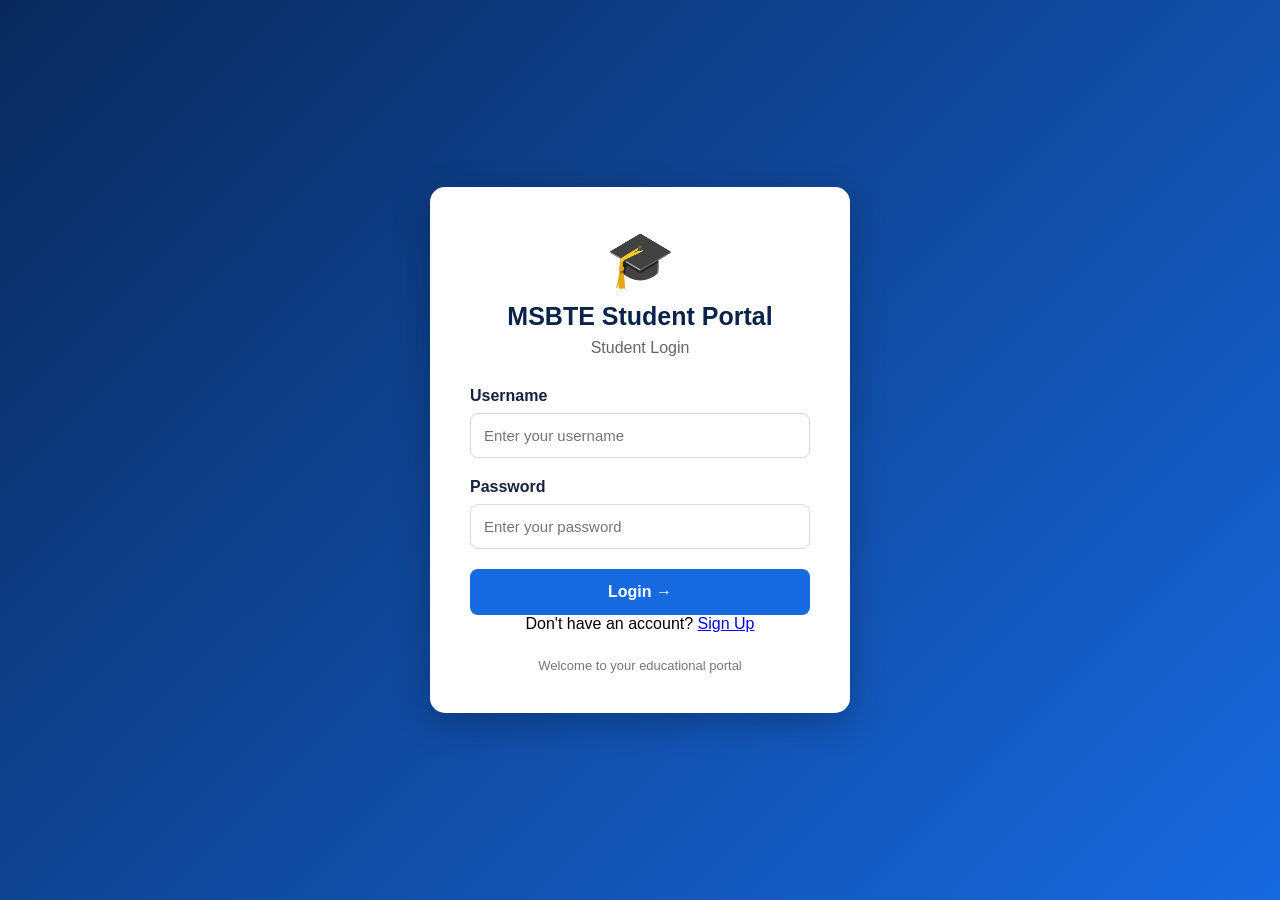
<file: index.html>
<!DOCTYPE html>
<html lang="en">
<head>
    <meta charset="UTF-8">
    <meta name="viewport" content="width=device-width, initial-scale=1.0">

    <title>Login - MSBTE Student Portal</title>

    <link rel="stylesheet" href="css/login.css">
</head>

<body>

    <div class="login-container">

        <div class="login-box">

            <div class="logo">🎓</div>

            <h1>MSBTE Student Portal</h1>

            <p class="subtitle">Student Login</p>

            <form id="loginForm">

                <div class="input-group">
                    <label for="username">Username</label>
                    <input 
                        type="text" 
                        id="username" 
                        placeholder="Enter your username"
                    >
                </div>

                <div class="input-group">
                    <label for="password">Password</label>
                    <input 
                        type="password" 
                        id="password" 
                        placeholder="Enter your password"
                    >
                </div>

                <p id="errorMessage"></p>

                <button type="submit" class="login-btn">
                    Login →
                </button>
                <div class="register-link">
    Don't have an account?
    <a href="register.html">Sign Up</a>
</div>

            </form>

            <p class="bottom-text">
                Welcome to your educational portal
            </p>

        </div>

    </div>

    <script src="js/script.js"></script>

</body>
</html>
</file>
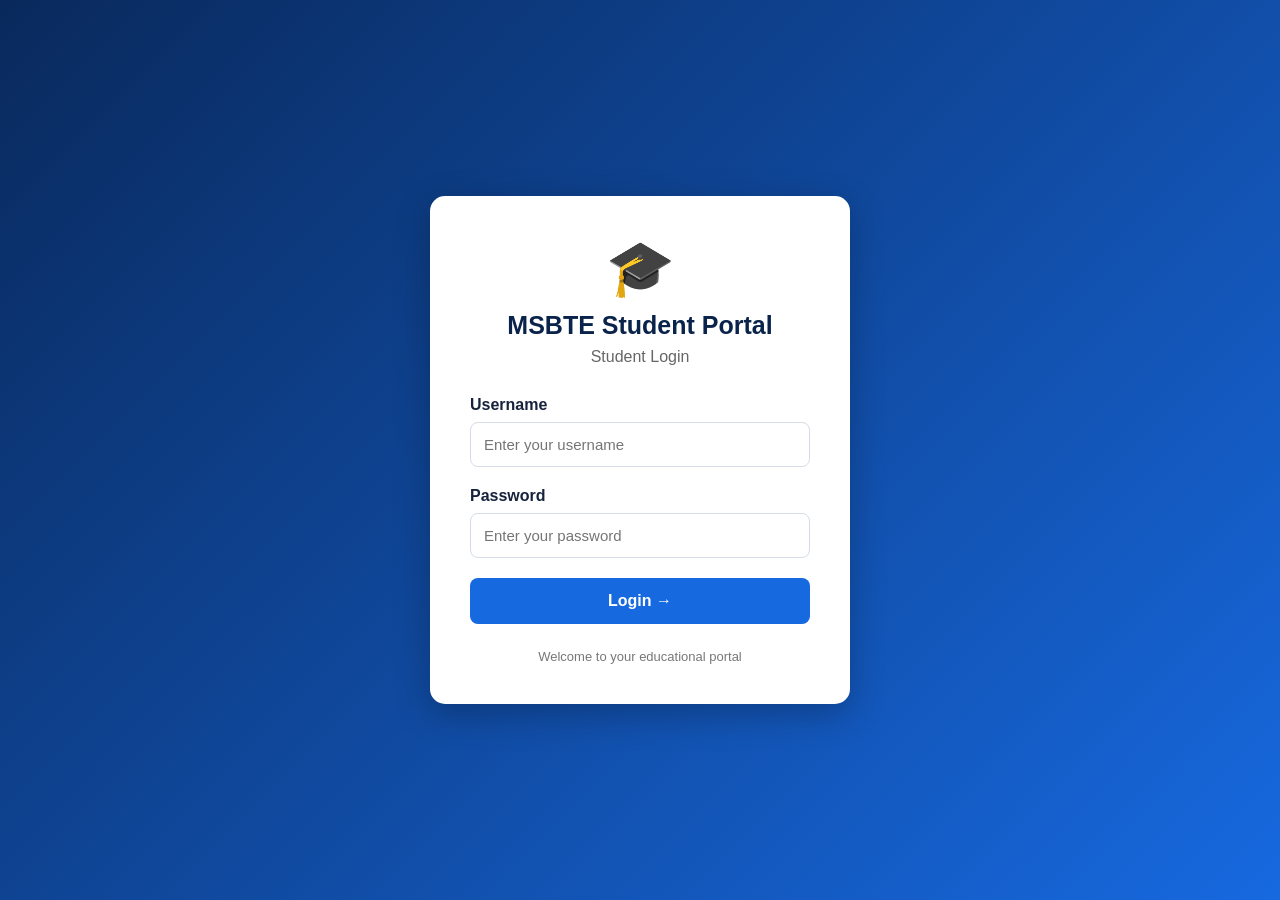
<file: msbte student portal/index.html>
<!DOCTYPE html>
<html lang="en">
<head>
    <meta charset="UTF-8">
    <meta name="viewport" content="width=device-width, initial-scale=1.0">

    <title>Login - MSBTE Student Portal</title>

    <link rel="stylesheet" href="css/login.css">
</head>

<body>

    <div class="login-container">

        <div class="login-box">

            <div class="logo">🎓</div>

            <h1>MSBTE Student Portal</h1>

            <p class="subtitle">Student Login</p>

            <form id="loginForm">

                <div class="input-group">
                    <label for="username">Username</label>
                    <input 
                        type="text" 
                        id="username" 
                        placeholder="Enter your username"
                    >
                </div>

                <div class="input-group">
                    <label for="password">Password</label>
                    <input 
                        type="password" 
                        id="password" 
                        placeholder="Enter your password"
                    >
                </div>

                <p id="errorMessage"></p>

                <button type="submit" class="login-btn">
                    Login →
                </button>

            </form>

            <p class="bottom-text">
                Welcome to your educational portal
            </p>

        </div>

    </div>

    <script src="js/script.js"></script>

</body>
</html>
</file>
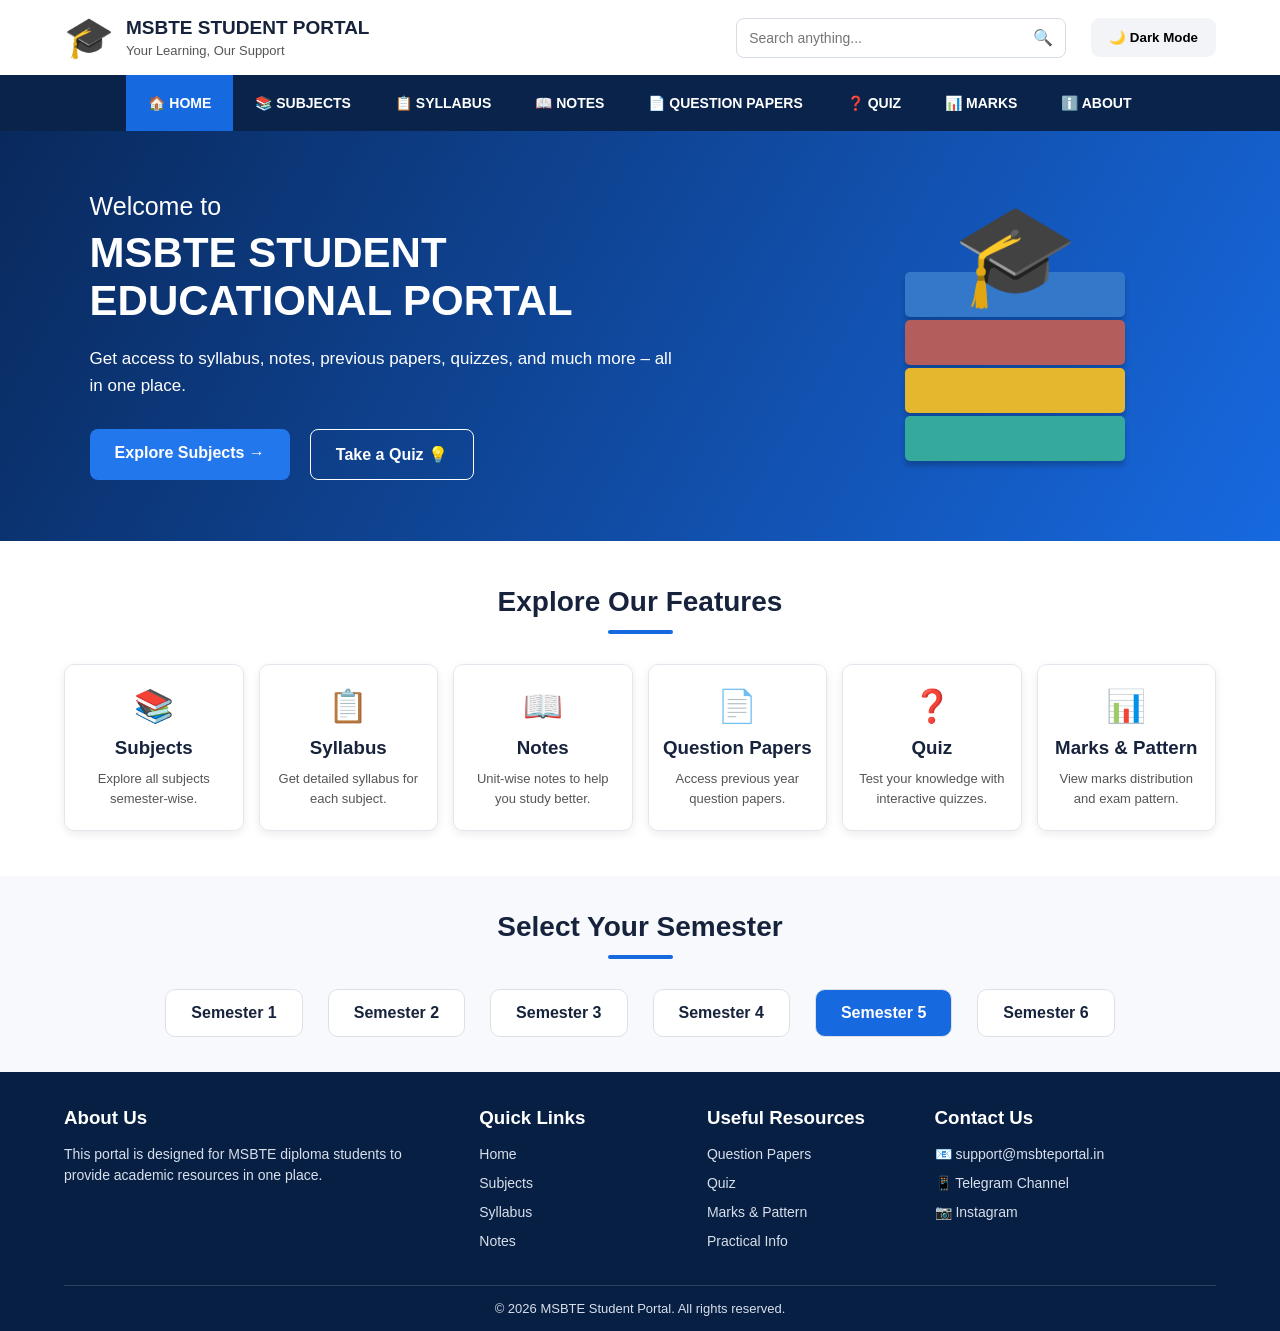
<file: home.html>
<!DOCTYPE html>
<html lang="en">
<head>
    <meta charset="UTF-8">
    <meta name="viewport" content="width=device-width, initial-scale=1.0">
    <title>MSBTE Student Portal</title>

    <link rel="stylesheet" href="css/style.css">
</head>

<body>

    <!-- Top Header -->
    <header class="top-header">

        <div class="logo-section">
            <div class="logo">🎓</div>

            <div>
                <h2>MSBTE STUDENT PORTAL</h2>
                <p>Your Learning, Our Support</p>
            </div>
        </div>

        <div class="header-right">
            <div class="search-box">
                <input type="text" placeholder="Search anything...">
                <span>🔍</span>
            </div>

            <button class="dark-btn">
                🌙 Dark Mode
            </button>
        </div>

    </header>


    <!-- Navigation Bar -->
    <nav class="navbar">

        <a href="home.html" class="active">🏠 HOME</a>
        <a href="subjects.html">📚 SUBJECTS</a>
        <a href="syllabus.html">📋 SYLLABUS</a>
        <a href="notes.html">📖 NOTES</a>
        <a href="question-papers.html">📄 QUESTION PAPERS</a>
        <a href="quiz.html">❓ QUIZ</a>
        <a href="marks.html">📊 MARKS</a>
        <a href="about.html">ℹ️ ABOUT</a>

    </nav>


    <!-- Hero Section -->
    <section class="hero">

        <div class="hero-content">

            <p class="welcome">Welcome to</p>

            <h1>
                MSBTE STUDENT<br>
                EDUCATIONAL PORTAL
            </h1>

            <p class="hero-text">
                Get access to syllabus, notes, previous papers,
                quizzes, and much more – all in one place.
            </p>

            <div class="hero-buttons">

                <a href="subjects.html" class="primary-btn">
                    Explore Subjects →
                </a>

                <a href="quiz.html" class="secondary-btn">
                    Take a Quiz 💡
                </a>

            </div>

        </div>


        <!-- Simple education illustration -->
        <div class="hero-image">

            <div class="books">
                <div class="book book-blue"></div>
                <div class="book book-red"></div>
                <div class="book book-yellow"></div>
                <div class="book book-green"></div>
            </div>

            <div class="cap">
                🎓
            </div>

        </div>

    </section>


    <!-- Features Section -->
    <section class="features">

        <h2>Explore Our Features</h2>
        <div class="underline"></div>

        <div class="feature-container">

            <div class="feature-card">
                <div class="feature-icon">📚</div>
                <h3>Subjects</h3>
                <p>Explore all subjects semester-wise.</p>
            </div>

            <div class="feature-card">
                <div class="feature-icon">📋</div>
                <h3>Syllabus</h3>
                <p>Get detailed syllabus for each subject.</p>
            </div>

            <div class="feature-card">
                <div class="feature-icon">📖</div>
                <h3>Notes</h3>
                <p>Unit-wise notes to help you study better.</p>
            </div>

            <div class="feature-card">
                <div class="feature-icon">📄</div>
                <h3>Question Papers</h3>
                <p>Access previous year question papers.</p>
            </div>

            <div class="feature-card">
                <div class="feature-icon">❓</div>
                <h3>Quiz</h3>
                <p>Test your knowledge with interactive quizzes.</p>
            </div>

            <div class="feature-card">
                <div class="feature-icon">📊</div>
                <h3>Marks & Pattern</h3>
                <p>View marks distribution and exam pattern.</p>
            </div>

        </div>

    </section>


    <!-- Semester Section -->
    <section class="semester">

        <h2>Select Your Semester</h2>
        <div class="underline"></div>

        <div class="semester-container">

            <a href="semester1.html">Semester 1</a>
            <a href="semester2.html">Semester 2</a>
            <a href="semester3.html">Semester 3</a>
            <a href="semester4.html">Semester 4</a>
            <a href="semester5.html" class="selected">Semester 5</a>
            <a href="semester6.html">Semester 6</a>

        </div>

    </section>


    <!-- Footer -->
    <footer>

        <div class="footer-container">

            <div>
                <h3>About Us</h3>
                <p>
                    This portal is designed for MSBTE diploma
                    students to provide academic resources
                    in one place.
                </p>
            </div>

            <div>
                <h3>Quick Links</h3>
                <p>Home</p>
                <p>Subjects</p>
                <p>Syllabus</p>
                <p>Notes</p>
            </div>

            <div>
                <h3>Useful Resources</h3>
                <p>Question Papers</p>
                <p>Quiz</p>
                <p>Marks & Pattern</p>
                <p>Practical Info</p>
            </div>

            <div>
                <h3>Contact Us</h3>
                <p>📧 support@msbteportal.in</p>
                <p>📱 Telegram Channel</p>
                <p>📷 Instagram</p>
            </div>

        </div>

        <div class="copyright">
            © 2026 MSBTE Student Portal. All rights reserved.
        </div>

    </footer>
    <script src="js/script.js"></script>

</body>
</html>
</file>
<file: css/login.css>
* {
    margin: 0;
    padding: 0;
    box-sizing: border-box;
}

body {
    font-family: Arial, sans-serif;
    background: linear-gradient(135deg, #09295c, #1769e0);
    min-height: 100vh;
}


/* ================= LOGIN CONTAINER ================= */

.login-container {
    min-height: 100vh;
    display: flex;
    justify-content: center;
    align-items: center;
    padding: 20px;
}


/* ================= LOGIN BOX ================= */

.login-box {
    width: 420px;
    background: white;
    padding: 40px;
    border-radius: 15px;
    box-shadow: 0 10px 35px rgba(0, 0, 0, 0.25);
    text-align: center;
}


/* ================= LOGO ================= */

.logo {
    font-size: 55px;
    margin-bottom: 10px;
}

.login-box h1 {
    font-size: 25px;
    color: #09234a;
}

.subtitle {
    margin-top: 8px;
    margin-bottom: 30px;
    color: #666;
    font-size: 16px;
}


/* ================= INPUTS ================= */

.input-group {
    text-align: left;
    margin-bottom: 20px;
}

.input-group label {
    display: block;
    margin-bottom: 8px;
    font-weight: bold;
    color: #17233c;
}

.input-group input {
    width: 100%;
    padding: 13px;
    border: 1px solid #d5dce5;
    border-radius: 8px;
    outline: none;
    font-size: 15px;
}

.input-group input:focus {
    border-color: #1769e0;
    box-shadow: 0 0 0 2px rgba(23, 105, 224, 0.1);
}


/* ================= ERROR MESSAGE ================= */

#errorMessage {
    color: #d93025;
    font-size: 14px;
    margin-bottom: 15px;
}


/* ================= LOGIN BUTTON ================= */

.login-btn {
    width: 100%;
    padding: 14px;
    border: none;
    border-radius: 8px;
    background: #1769e0;
    color: white;
    font-size: 16px;
    font-weight: bold;
    cursor: pointer;
}

.login-btn:hover {
    background: #0c5bcf;
}


/* ================= BOTTOM TEXT ================= */

.bottom-text {
    margin-top: 25px;
    font-size: 13px;
    color: #777;
}


/* ================= MOBILE ================= */

@media (max-width: 500px) {

    .login-box {
        width: 100%;
        padding: 30px 20px;
    }

    .login-box h1 {
        font-size: 21px;
    }

}
</file>
<file: msbte student portal/css/login.css>
* {
    margin: 0;
    padding: 0;
    box-sizing: border-box;
}

body {
    font-family: Arial, sans-serif;
    background: linear-gradient(135deg, #09295c, #1769e0);
    min-height: 100vh;
}


/* ================= LOGIN CONTAINER ================= */

.login-container {
    min-height: 100vh;
    display: flex;
    justify-content: center;
    align-items: center;
    padding: 20px;
}


/* ================= LOGIN BOX ================= */

.login-box {
    width: 420px;
    background: white;
    padding: 40px;
    border-radius: 15px;
    box-shadow: 0 10px 35px rgba(0, 0, 0, 0.25);
    text-align: center;
}


/* ================= LOGO ================= */

.logo {
    font-size: 55px;
    margin-bottom: 10px;
}

.login-box h1 {
    font-size: 25px;
    color: #09234a;
}

.subtitle {
    margin-top: 8px;
    margin-bottom: 30px;
    color: #666;
    font-size: 16px;
}


/* ================= INPUTS ================= */

.input-group {
    text-align: left;
    margin-bottom: 20px;
}

.input-group label {
    display: block;
    margin-bottom: 8px;
    font-weight: bold;
    color: #17233c;
}

.input-group input {
    width: 100%;
    padding: 13px;
    border: 1px solid #d5dce5;
    border-radius: 8px;
    outline: none;
    font-size: 15px;
}

.input-group input:focus {
    border-color: #1769e0;
    box-shadow: 0 0 0 2px rgba(23, 105, 224, 0.1);
}


/* ================= ERROR MESSAGE ================= */

#errorMessage {
    color: #d93025;
    font-size: 14px;
    margin-bottom: 15px;
}


/* ================= LOGIN BUTTON ================= */

.login-btn {
    width: 100%;
    padding: 14px;
    border: none;
    border-radius: 8px;
    background: #1769e0;
    color: white;
    font-size: 16px;
    font-weight: bold;
    cursor: pointer;
}

.login-btn:hover {
    background: #0c5bcf;
}


/* ================= BOTTOM TEXT ================= */

.bottom-text {
    margin-top: 25px;
    font-size: 13px;
    color: #777;
}


/* ================= MOBILE ================= */

@media (max-width: 500px) {

    .login-box {
        width: 100%;
        padding: 30px 20px;
    }

    .login-box h1 {
        font-size: 21px;
    }

}
</file>
<file: css/style.css>
* {
    margin: 0;
    padding: 0;
    box-sizing: border-box;
}

body {
    font-family: Arial, sans-serif;
    color: #17233c;
    background: white;
}


/* ================= HEADER ================= */

.top-header {
    height: 75px;
    display: flex;
    align-items: center;
    justify-content: space-between;
    padding: 0 5%;
    background: white;
}

.logo-section {
    display: flex;
    align-items: center;
    gap: 12px;
}

.logo {
    font-size: 40px;
}

.logo-section h2 {
    font-size: 19px;
}

.logo-section p {
    font-size: 13px;
    margin-top: 4px;
    color: #555;
}

.header-right {
    display: flex;
    align-items: center;
    gap: 25px;
}

.search-box {
    width: 330px;
    height: 40px;
    border: 1px solid #d6dce5;
    border-radius: 8px;
    display: flex;
    align-items: center;
    padding: 0 12px;
}

.search-box input {
    border: none;
    outline: none;
    width: 100%;
    font-size: 14px;
}

.dark-btn {
    padding: 12px 18px;
    border: none;
    border-radius: 9px;
    background: #f2f4f7;
    font-weight: bold;
    cursor: pointer;
}


/* ================= NAVBAR ================= */

.navbar {
    background: #09234a;
    display: flex;
    justify-content: center;
    flex-wrap: wrap;
}

.navbar a {
    color: white;
    text-decoration: none;
    padding: 20px 22px;
    font-weight: bold;
    font-size: 14px;
}

.navbar a:hover,
.navbar .active {
    background: #1769e0;
}


/* ================= HERO ================= */

.hero {
    min-height: 400px;
    padding: 55px 7%;
    display: flex;
    align-items: center;
    justify-content: space-between;
    background: linear-gradient(120deg, #09295c, #1769e0);
    color: white;
}

.hero-content {
    max-width: 600px;
}

.welcome {
    font-size: 25px;
    margin-bottom: 8px;
}

.hero h1 {
    font-size: 42px;
    line-height: 1.15;
}

.hero-text {
    margin-top: 20px;
    font-size: 17px;
    line-height: 1.6;
}

.hero-buttons {
    display: flex;
    gap: 20px;
    margin-top: 30px;
}

.primary-btn,
.secondary-btn {
    text-decoration: none;
    padding: 15px 25px;
    border-radius: 8px;
    font-weight: bold;
}

.primary-btn {
    background: #2377ed;
    color: white;
}

.secondary-btn {
    border: 1px solid white;
    color: white;
}

.primary-btn:hover {
    background: #0c5bcf;
}


/* ================= HERO IMAGE ================= */

.hero-image {
    width: 350px;
    height: 300px;
    position: relative;
    display: flex;
    justify-content: center;
    align-items: center;
}

.books {
    position: absolute;
    bottom: 25px;
}

.book {
    width: 220px;
    height: 45px;
    border-radius: 5px;
    margin-top: 3px;
    box-shadow: 0 5px 5px rgba(0,0,0,0.2);
}

.book-blue {
    background: #3478c9;
}

.book-red {
    background: #b45d5d;
}

.book-yellow {
    background: #e5b72e;
}

.book-green {
    background: #35a99c;
}

.cap {
    position: absolute;
    top: 10px;
    font-size: 100px;
}


/* ================= FEATURES ================= */

.features {
    padding: 45px 5%;
    text-align: center;
}

.features h2,
.semester h2 {
    font-size: 28px;
}

.underline {
    width: 65px;
    height: 4px;
    background: #1769e0;
    margin: 12px auto 30px;
    border-radius: 5px;
}

.feature-container {
    display: grid;
    grid-template-columns: repeat(6, 1fr);
    gap: 15px;
}

.feature-card {
    padding: 22px 12px;
    border: 1px solid #e3e7ed;
    border-radius: 10px;
    box-shadow: 0 3px 10px rgba(0,0,0,0.08);
    transition: 0.3s;
}

.feature-card:hover {
    transform: translateY(-7px);
}

.feature-icon {
    font-size: 32px;
    margin-bottom: 12px;
}

.feature-card h3 {
    margin-bottom: 10px;
}

.feature-card p {
    font-size: 13px;
    line-height: 1.5;
    color: #555;
}


/* ================= SEMESTER ================= */

.semester {
    padding: 35px 5%;
    text-align: center;
    background: #f7f9fc;
}

.semester-container {
    display: flex;
    justify-content: center;
    flex-wrap: wrap;
    gap: 25px;
}

.semester-container a {
    text-decoration: none;
    color: #17233c;
    background: white;
    border: 1px solid #dce1e8;
    padding: 14px 25px;
    border-radius: 10px;
    font-weight: bold;
}

.semester-container a:hover,
.semester-container .selected {
    background: #1769e0;
    color: white;
}


/* ================= FOOTER ================= */

footer {
    background: #071f43;
    color: white;
    padding: 35px 5% 15px;
}

.footer-container {
    display: grid;
    grid-template-columns: 2fr 1fr 1fr 1.5fr;
    gap: 40px;
}

.footer-container h3 {
    margin-bottom: 15px;
}

.footer-container p {
    font-size: 14px;
    margin-bottom: 8px;
    line-height: 1.5;
    color: #d8dfeb;
}

.copyright {
    text-align: center;
    border-top: 1px solid #29415f;
    margin-top: 25px;
    padding-top: 15px;
    font-size: 13px;
    color: #d8dfeb;
}


/* ================= MOBILE ================= */

@media (max-width: 900px) {

    .top-header {
        height: auto;
        padding: 15px;
        flex-direction: column;
        gap: 15px;
    }

    .header-right {
        width: 100%;
        justify-content: center;
    }

    .search-box {
        width: 60%;
    }

    .navbar a {
        padding: 13px;
        font-size: 12px;
    }

    .hero {
        flex-direction: column;
        text-align: center;
        gap: 30px;
    }

    .hero h1 {
        font-size: 32px;
    }

    .hero-buttons {
        justify-content: center;
    }

    .feature-container {
        grid-template-columns: repeat(2, 1fr);
    }

    .footer-container {
        grid-template-columns: 1fr 1fr;
    }
}


@media (max-width: 600px) {

    .header-right {
        flex-direction: column;
    }

    .search-box {
        width: 100%;
    }

    .navbar a {
        padding: 10px;
        font-size: 11px;
    }

    .hero {
        padding: 40px 20px;
    }

    .hero h1 {
        font-size: 27px;
    }

    .hero-buttons {
        flex-direction: column;
    }

    .feature-container {
        grid-template-columns: 1fr;
    }

    .footer-container {
        grid-template-columns: 1fr;
    }
}
/* ================= DARK MODE ================= */

body.dark-mode {
    background: #121212;
    color: white;
}

body.dark-mode .top-header {
    background: #1e1e1e;
}

body.dark-mode .feature-card {
    background: #1e1e1e;
    border-color: #333;
}

body.dark-mode .semester {
    background: #181818;
}

body.dark-mode .semester-container a {
    background: #252525;
    color: white;
    border-color: #444;
}

body.dark-mode .dark-btn {
    background: #333;
    color: white;
}
/* Register link design */
.register-link {
    text-align: center;
    margin-top: 28px;
    margin-bottom: 12px;
    padding-top: 16px;
    border-top: 1px solid #e5e7eb;
    font-size: 14px;
    line-height: 1.8;
    color: #64748b;
}

.register-link a {
    display: inline-block;
    margin-left: 5px;
    padding: 7px 15px;
    background: #eaf2ff;
    color: #0866d5;
    text-decoration: none;
    font-weight: bold;
    border-radius: 20px;
    transition: all 0.3s ease;
}

.register-link a:hover {
    background: #0866d5;
    color: #ffffff;
    text-decoration: none;
    transform: translateY(-2px);
}
</file>
